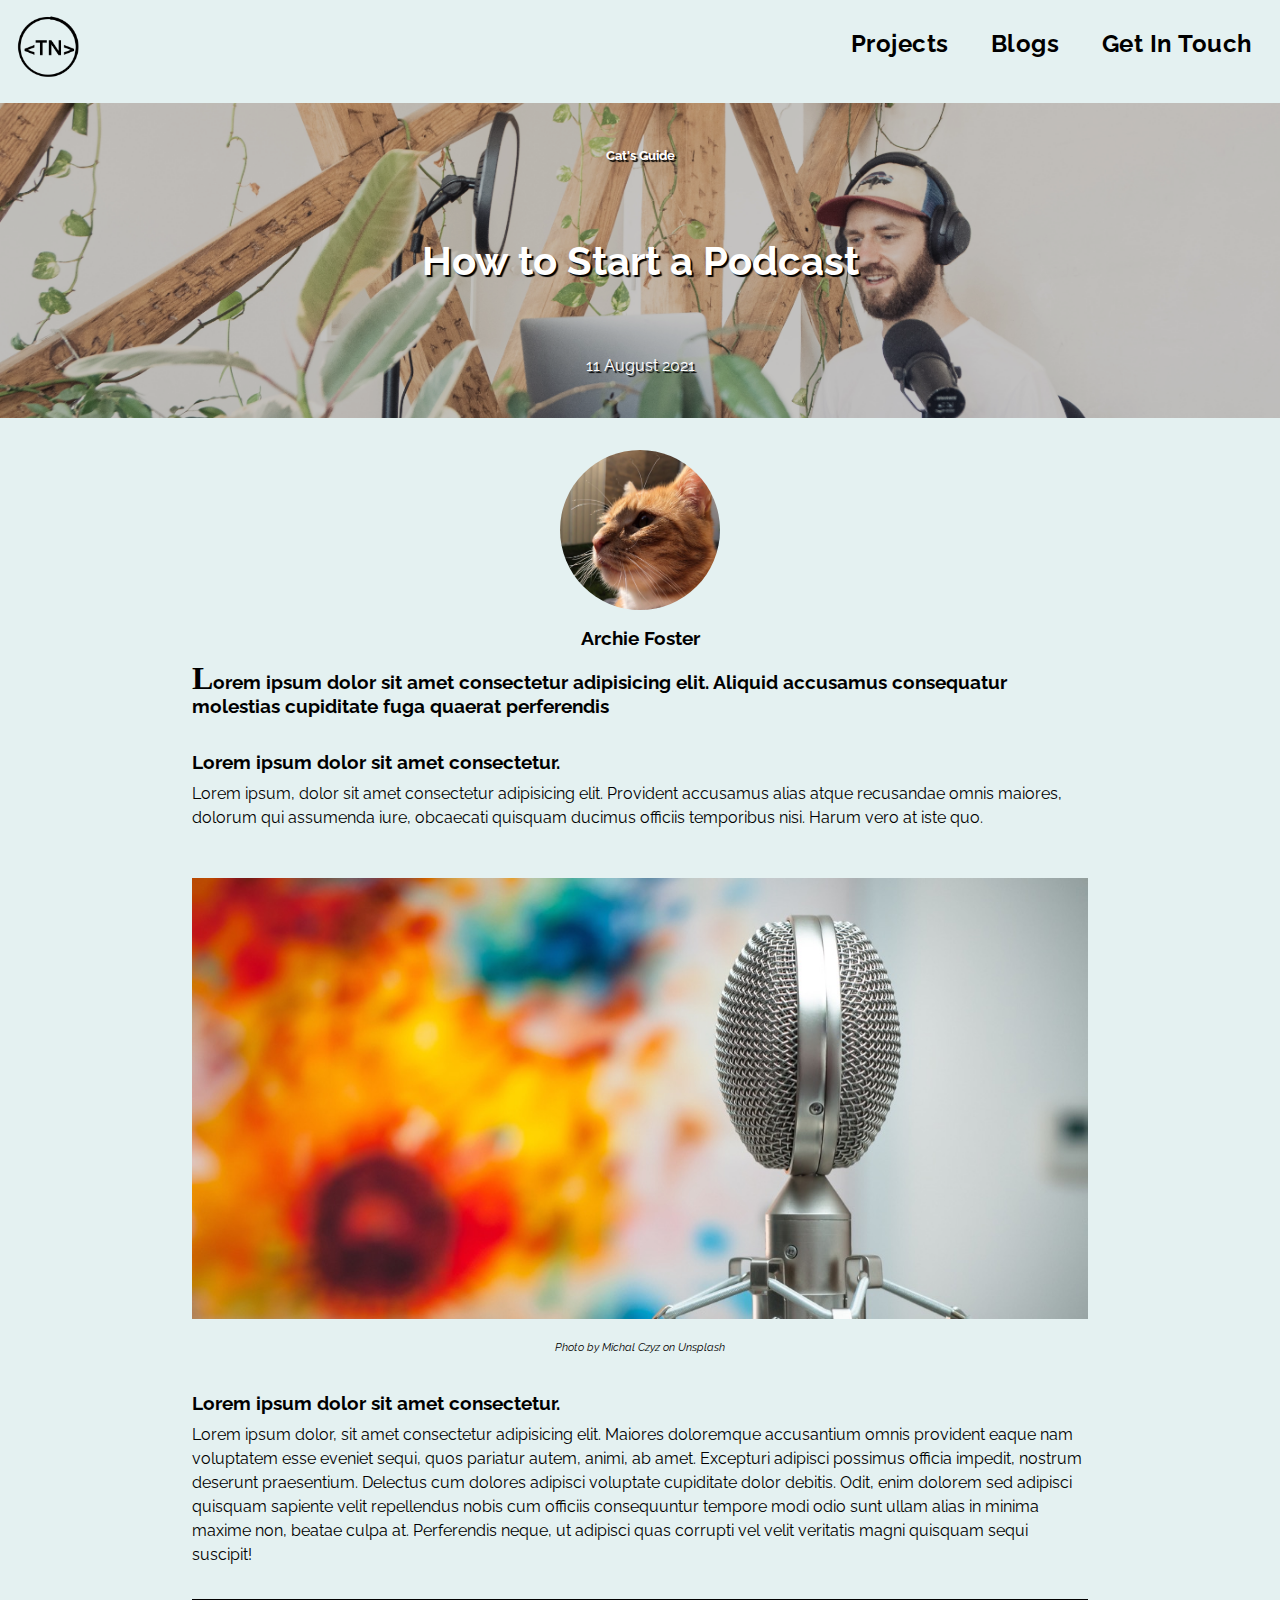
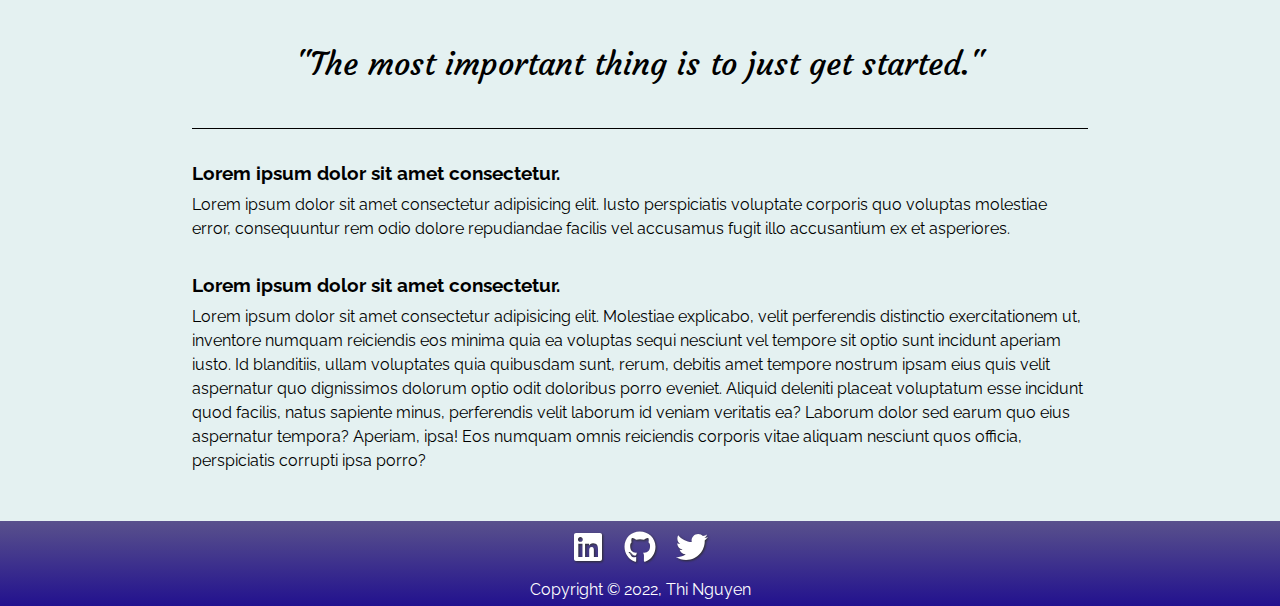
<file: src/blogs/blog-post1.html>
<!DOCTYPE html>
<html lang="en">

<head>
    <meta charset="UTF-8">
    <meta http-equiv="X-UA-Compatible" content="IE=edge">
    <meta name="viewport" content="width=device-width, initial-scale=1.0">
    <title>How to Start a Podcast</title>
    <link rel="stylesheet" href="../styles/blog-post1.css">
</head>

<body>
    <!-- Header -->
    <header>
        <a href="../index.html"><img class="logo" src="../images/Home/Untitled_Artwork.png" alt="branding"></a>
        <!-- Nav bar -->
        <nav>
            <a class="nav-link" href="../pages/projects.html">Projects</a>
            <a class="nav-link" href="../pages/blogs.html">Blogs</a>
            <a class="nav-link" href="../pages/get-in-touch.html">Get In Touch</a>
        </nav>
    </header>
    <!-- Hero -->
    <section id="top">
        <div class="hero">
            <div class="overlay">
                <h5>Cat's Guide</h5>
                <h2>How to Start a Podcast</h2>
                <p>11 August 2021</p>
            </div>
        </div>
    </section>
    <!-- Author -->
    <section class="author">
        <img src="../images/blogs/85A7549A-32DE-44DA-9399-320706C91BC5_1_105_c.jpeg" alt="author photo">
        <h4>Archie Foster</h4>
    </section>
    <!-- Main body -->
    <main>
        <h4 class="blurb">Lorem ipsum dolor sit amet consectetur adipisicing elit. Aliquid accusamus consequatur molestias cupiditate fuga quaerat perferendis</h5>
            <article>
                <h4>Lorem ipsum dolor sit amet consectetur.</h4>
                <p>Lorem ipsum, dolor sit amet consectetur adipisicing elit. Provident accusamus alias atque recusandae
                    omnis maiores, dolorum qui assumenda iure, obcaecati quisquam ducimus officiis temporibus nisi.
                    Harum vero at iste quo. </p>
                <img src="../images/blogs/michal-czyz-ALM7RNZuDH8-unsplash (1).jpg" alt="microphone">
                <p class="credit">Photo by Michal Czyz on Unsplash</p>
            </article>
            <article>
                <h4>Lorem ipsum dolor sit amet consectetur.</h4>
                <p>Lorem ipsum dolor, sit amet consectetur adipisicing elit. Maiores doloremque accusantium omnis
                    provident eaque nam voluptatem esse eveniet sequi, quos pariatur autem, animi, ab amet. Excepturi
                    adipisci possimus officia impedit, nostrum deserunt praesentium. Delectus cum dolores adipisci
                    voluptate cupiditate dolor debitis. Odit, enim dolorem sed adipisci quisquam sapiente velit
                    repellendus nobis cum officiis consequuntur tempore modi odio sunt ullam alias in minima maxime non,
                    beatae culpa at. Perferendis neque, ut adipisci quas corrupti vel velit veritatis magni quisquam
                    sequi suscipit!</p>
                <p class="highlight">"The most important thing is to just get started."</p>
            </article>
            <article>
                <h4>Lorem ipsum dolor sit amet consectetur.</h4>
                <p>Lorem ipsum dolor sit amet consectetur adipisicing elit. Iusto perspiciatis voluptate corporis quo
                    voluptas
                    molestiae error, consequuntur rem odio dolore repudiandae facilis vel accusamus fugit illo
                    accusantium ex et
                    asperiores.</p>
            </article>
            <article>
                <h4>Lorem ipsum dolor sit amet consectetur.</h4>
                <p>Lorem ipsum dolor sit amet consectetur adipisicing elit. Molestiae explicabo, velit perferendis
                    distinctio exercitationem ut, inventore numquam reiciendis eos minima quia ea voluptas sequi
                    nesciunt vel tempore sit optio sunt incidunt aperiam iusto. Id blanditiis, ullam voluptates quia
                    quibusdam sunt, rerum, debitis amet tempore nostrum ipsam eius quis velit aspernatur quo dignissimos
                    dolorum optio odit doloribus porro eveniet. Aliquid deleniti placeat voluptatum esse incidunt quod
                    facilis, natus sapiente minus, perferendis velit laborum id veniam veritatis ea? Laborum dolor sed
                    earum quo eius aspernatur tempora? Aperiam, ipsa! Eos numquam omnis reiciendis corporis vitae
                    aliquam nesciunt quos officia, perspiciatis corrupti ipsa porro?</p>
            </article>
    </main>
    <!-- Footer -->
    <footer>
        <section class="ftr-container">
            <a href="https://www.linkedin.com/in/thi-bich-tram-nguyen-4b2384169/" target="_blank"><img src="../images/Home/linkedin-brands.svg" alt="linkedin logo"></a>
            <a href="https://github.com/Thi-Tracey-Nguyen" target="_blank"><img src="../images/Home/github-brands.svg" alt="github logo"></a>
            <a href="https://twitter.com/Tracey_T_Nguyen" target="_blank"><img src="../images/Home/twitter-brands.svg" alt="twitter logo"></a>
        </section>
        <p class="copyright">Copyright &copy; 2022, Thi Nguyen</p>
    </footer>
</body>

</html>
</file>
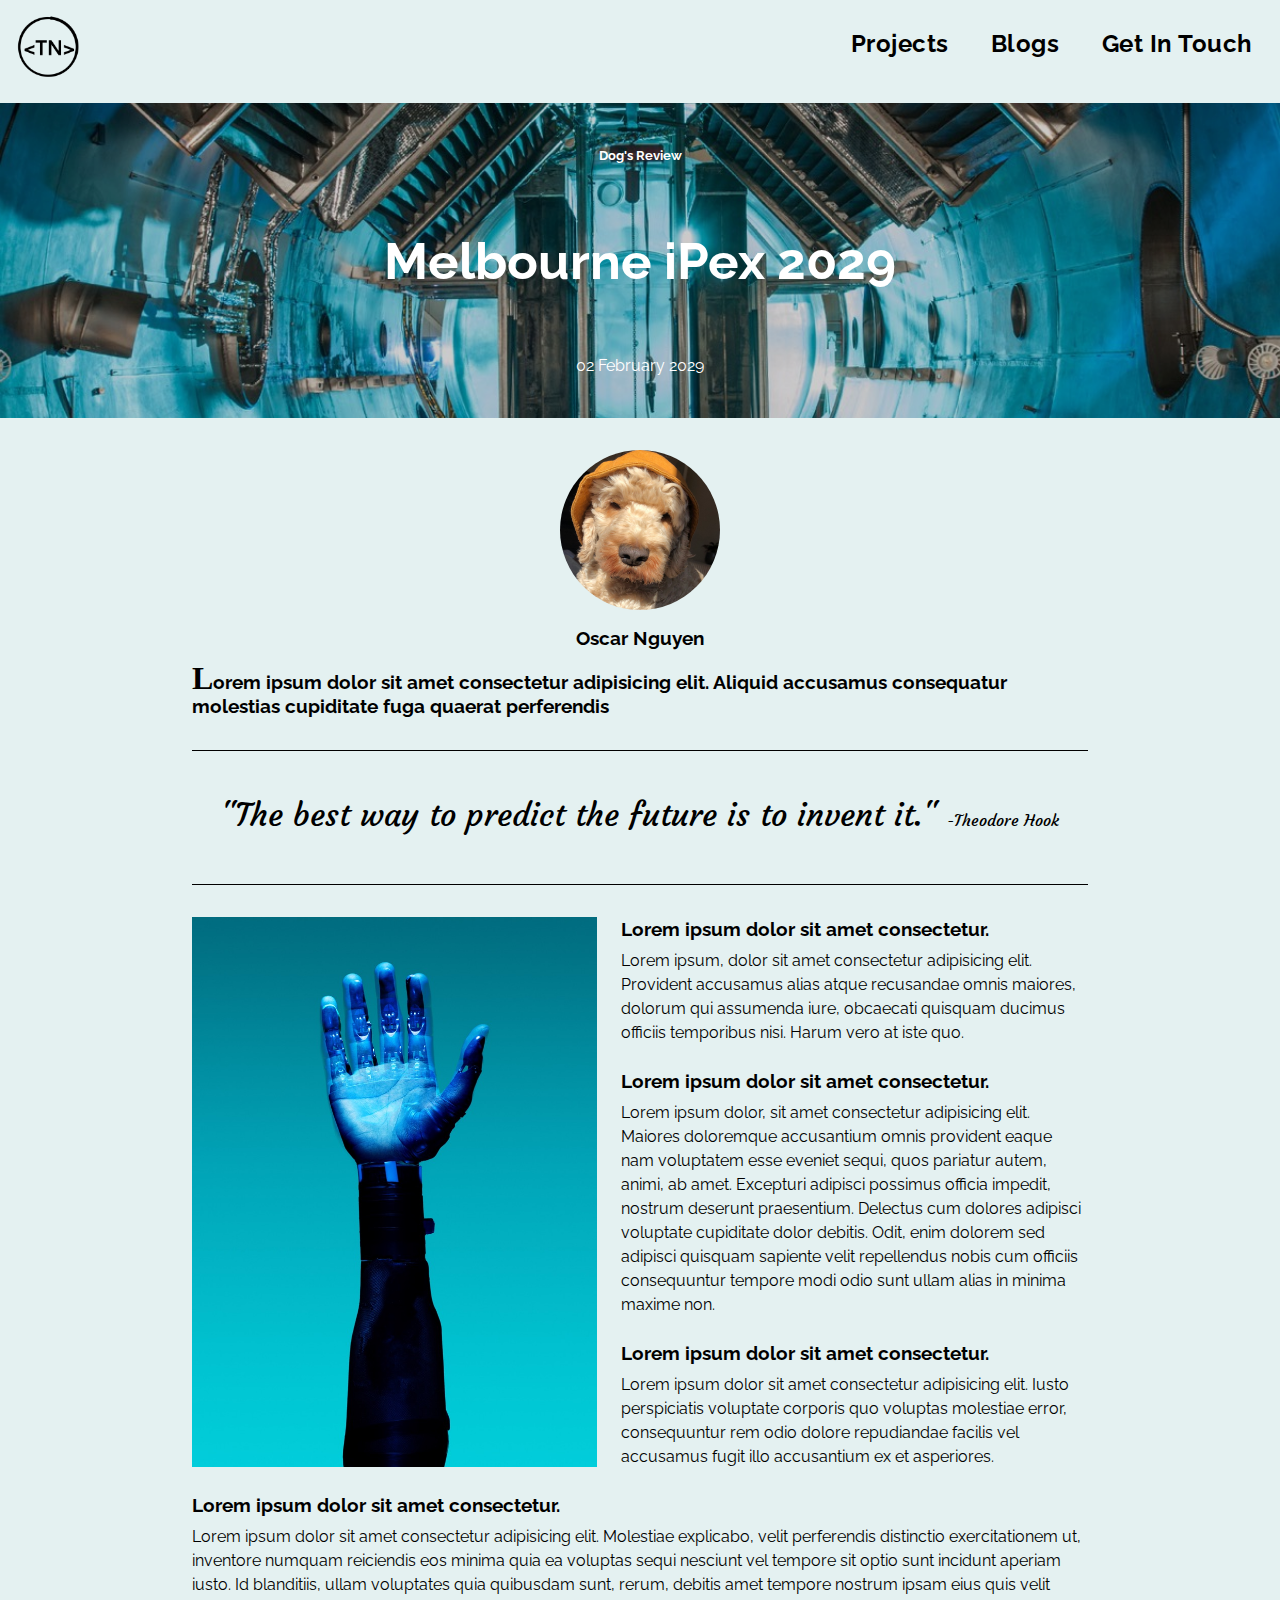
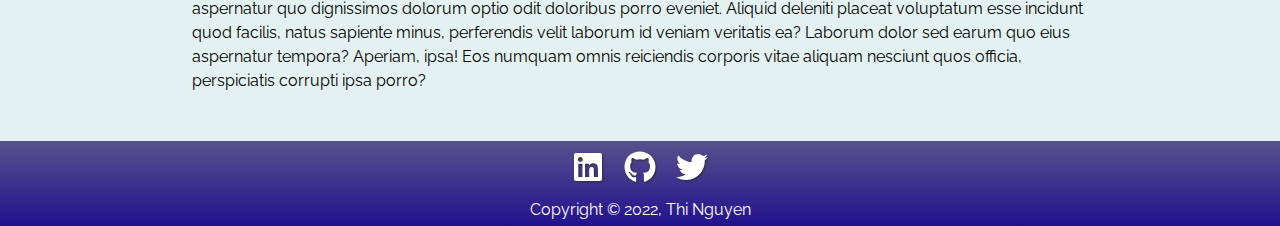
<file: src/blogs/blog-post2.html>
<!DOCTYPE html>
<html lang="en">

<head>
    <meta charset="UTF-8">
    <meta http-equiv="X-UA-Compatible" content="IE=edge">
    <meta name="viewport" content="width=device-width, initial-scale=1.0">
    <title>Melbourne iPex 2032</title>
    <link rel="stylesheet" href="../styles/blog-post2.css">
</head>

<body>
    <!-- Header -->
    <header>
        <a href="../index.html"><img class="logo" src="../images/Home/Untitled_Artwork.png" alt="branding"></a>
        <!-- Nav bar -->
        <nav>
            <a class="nav-link" href="../pages/projects.html">Projects</a>
            <a class="nav-link" href="../pages/blogs.html">Blogs</a>
            <a class="nav-link" href="../pages/get-in-touch.html">Get In Touch</a>
        </nav>
    </header>
    <!-- Hero -->
    <section id="top">
        <div class="hero">
            <div class="overlay">
                <h5>Dog's Review</h5>
                <h2>Melbourne iPex 2029</h2>
                <p>02 February 2029</p>
            </div>
        </div>
    </section>
    <section class="author">
        <img src="../images/blogs/FD1FB3F2-E51A-4CFA-AC5B-9E886303D772_1_201_a.jpg" alt="author photo">
        <h4>Oscar Nguyen</h4>
    </section>
    <main>
        <h4 class="blurb">Lorem ipsum dolor sit amet consectetur adipisicing elit. Aliquid accusamus consequatur
            molestias
            cupiditate fuga quaerat perferendis</h4>
        <p class="highlight">
            "The best way to predict the future is to invent it." <span>-Theodore Hook</span>
        </p>
        <article>
            <img src="../images/blogs/thisisengineering-raeng-sbVu5zitZt0-unsplash.jpg" alt="">
            <div class="one">
                <h4>Lorem ipsum dolor sit amet consectetur.</h4>
                <p>Lorem ipsum, dolor sit amet consectetur adipisicing elit. Provident accusamus alias atque
                    recusandae omnis maiores, dolorum qui assumenda iure, obcaecati quisquam ducimus officiis
                    temporibus nisi. Harum vero at iste quo. </p>
            </div>
            <div class="two">
                <h4>Lorem ipsum dolor sit amet consectetur.</h4>
                <p>Lorem ipsum dolor, sit amet consectetur adipisicing elit. Maiores doloremque accusantium omnis
                    provident eaque nam voluptatem esse eveniet sequi, quos pariatur autem, animi, ab amet.
                    Excepturi adipisci possimus officia impedit, nostrum deserunt praesentium. Delectus cum dolores
                    adipisci voluptate cupiditate dolor debitis. Odit, enim dolorem sed adipisci quisquam sapiente
                    velit repellendus nobis cum officiis consequuntur tempore modi odio sunt ullam alias in minima
                    maxime non. </p>
            </div>
            <div>
                <h4>Lorem ipsum dolor sit amet consectetur.</h4>
                <p>Lorem ipsum dolor sit amet consectetur adipisicing elit. Iusto perspiciatis voluptate corporis quo
                    voluptas
                    molestiae error, consequuntur rem odio dolore repudiandae facilis vel accusamus fugit illo
                    accusantium ex et
                    asperiores.</p>
            </div>
            <div>
                <h4>Lorem ipsum dolor sit amet consectetur.</h4>
                <p>Lorem ipsum dolor sit amet consectetur adipisicing elit. Molestiae explicabo, velit perferendis
                    distinctio exercitationem ut, inventore numquam reiciendis eos minima quia ea voluptas sequi
                    nesciunt vel tempore sit optio sunt incidunt aperiam iusto. Id blanditiis, ullam voluptates quia
                    quibusdam sunt, rerum, debitis amet tempore nostrum ipsam eius quis velit aspernatur quo dignissimos
                    dolorum optio odit doloribus porro eveniet. Aliquid deleniti placeat voluptatum esse incidunt quod
                    facilis, natus sapiente minus, perferendis velit laborum id veniam veritatis ea? Laborum dolor sed
                    earum quo eius aspernatur tempora? Aperiam, ipsa! Eos numquam omnis reiciendis corporis vitae
                    aliquam nesciunt quos officia, perspiciatis corrupti ipsa porro?</p>
            </div>
        </article>
    </main>
    <footer>
        <section class="ftr-container">
            <a href="https://www.linkedin.com/in/thi-bich-tram-nguyen-4b2384169/" target="_blank"><img src="../images/Home/linkedin-brands.svg" alt="linkedin logo"></a>
            <a href="https://github.com/Thi-Tracey-Nguyen" target="_blank"><img src="../images/Home/github-brands.svg" alt="github logo"></a>
            <a href="https://twitter.com/Tracey_T_Nguyen" target="_blank"><img src="../images/Home/twitter-brands.svg" alt="twitter logo"></a>
        </section>
        <p class="copyright">Copyright &copy; 2022, Thi Nguyen</p>
    </footer>
</body>
</html>
</file>
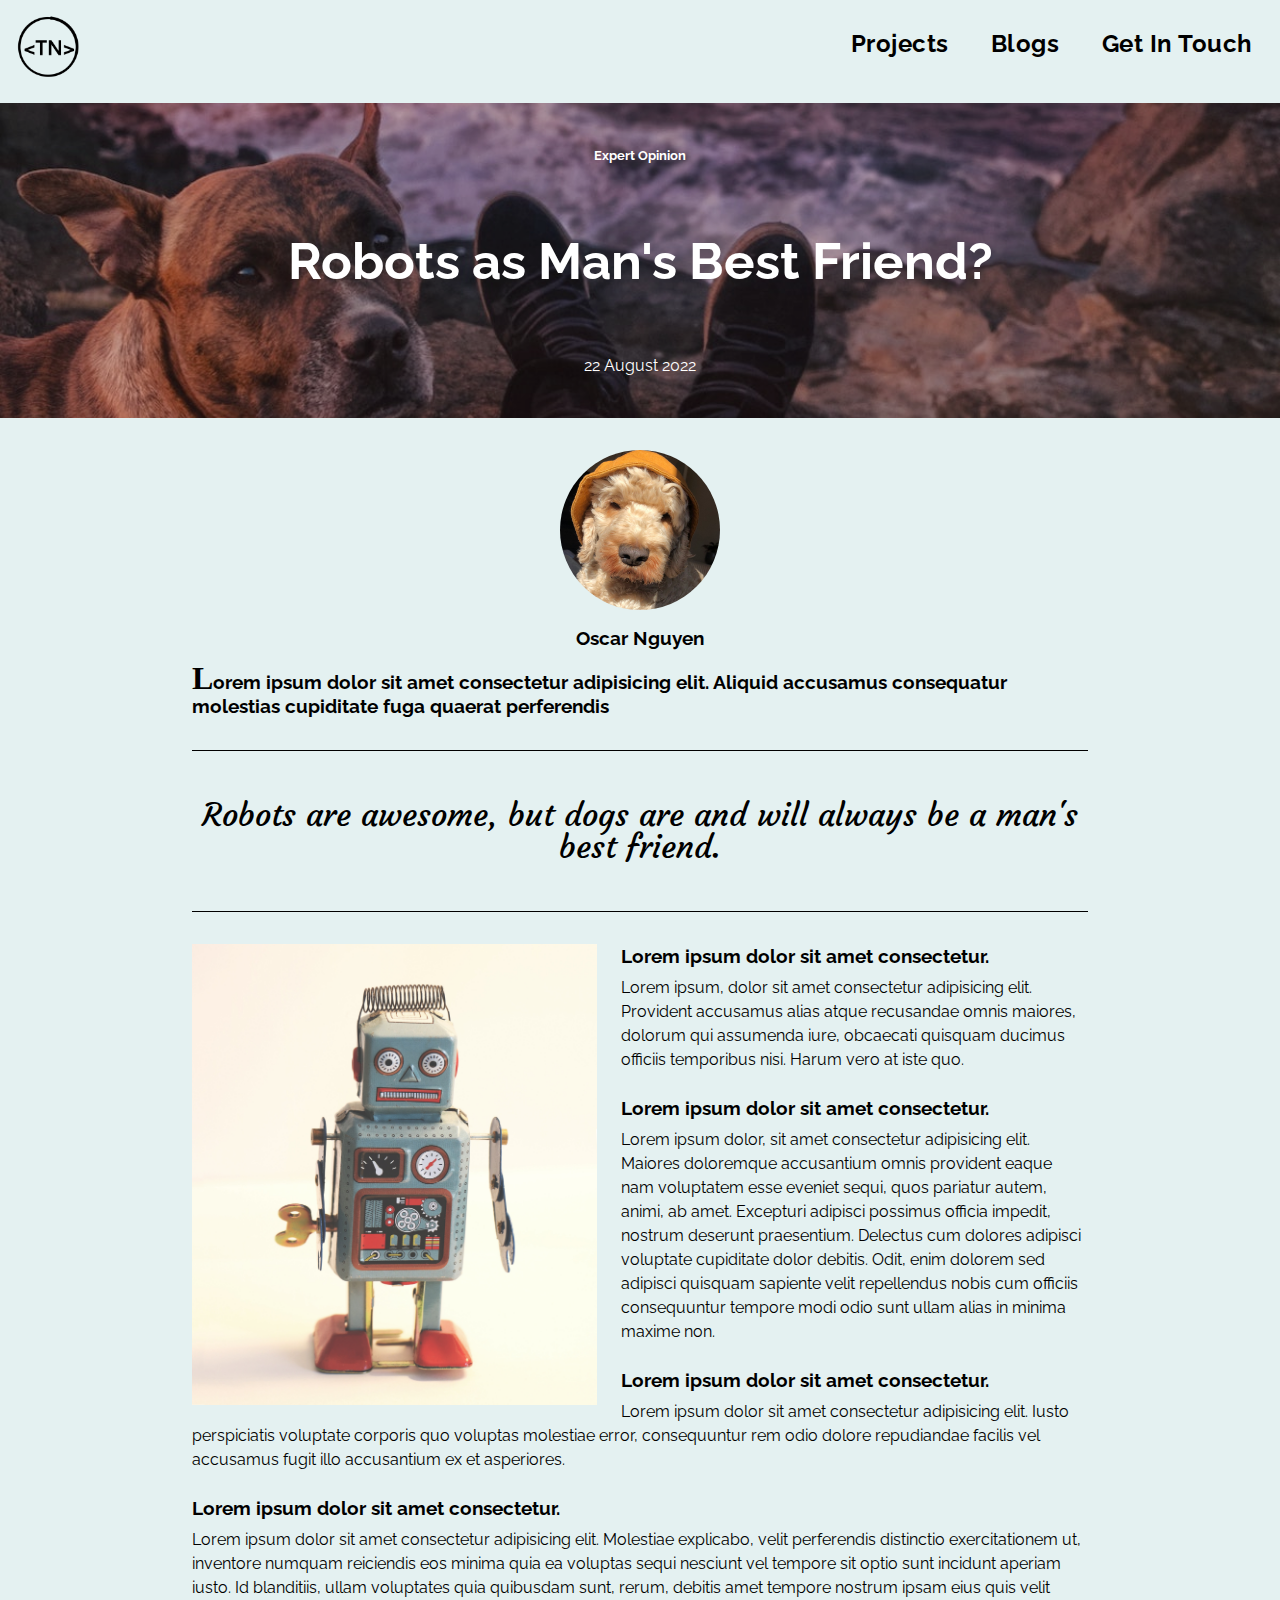
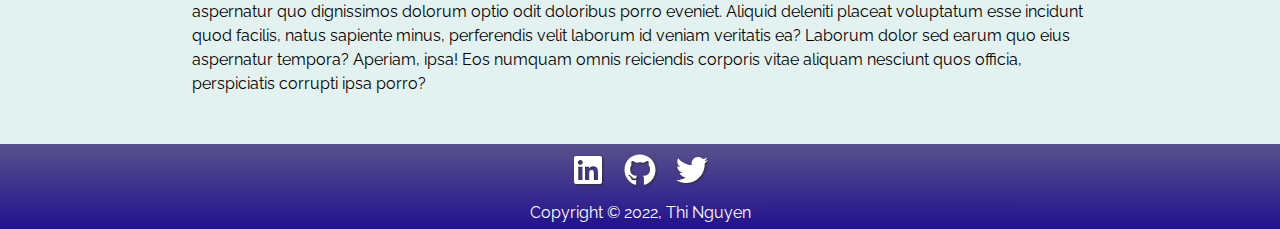
<file: src/blogs/blog-post3.html>
<!DOCTYPE html>
<html lang="en">

<head>
    <meta charset="UTF-8">
    <meta http-equiv="X-UA-Compatible" content="IE=edge">
    <meta name="viewport" content="width=device-width, initial-scale=1.0">
    <title>Robots as Man's Best Friend?</title>
    <link rel="stylesheet" href="../styles/blog-post3.css">
</head>
<body>
    <!-- Header -->
    <header>
        <a href="../index.html"><img class="logo" src="../images/Home/Untitled_Artwork.png" alt="branding"></a>
        <!-- Nav bar -->
        <nav>
            <a class="nav-link" href="../pages/projects.html">Projects</a>
            <a class="nav-link" href="../pages/blogs.html">Blogs</a>
            <a class="nav-link" href="../pages/get-in-touch.html">Get In Touch</a>
        </nav>
    </header>
    <!-- Main content -->
    <section id="top">
        <div class="hero">
            <div class="overlay">
                <h5>Expert Opinion</h5>
                <h2>Robots as Man's Best Friend?</h2>
                <p>22 August 2022</p>
            </div>
        </div>
    </section>
    <section class="author">
        <img src="../images/blogs/FD1FB3F2-E51A-4CFA-AC5B-9E886303D772_1_201_a.jpg" alt="author photo">
        <h4>Oscar Nguyen</h4>
    </section>
    <main>
        <h4 class="blurb">Lorem ipsum dolor sit amet consectetur adipisicing elit. Aliquid accusamus consequatur
            molestias
            cupiditate fuga quaerat perferendis</h4>
        <p class="highlight">
            Robots are awesome, but dogs are and will always be a man's best friend.
        </p>
        <article>
            <img src="../images/blogs/rock-n-roll-monkey-FTfjMijq-Ws-unsplash.jpg" alt="">
            <div class="text">
                <h4>Lorem ipsum dolor sit amet consectetur.</h4>
                <p>Lorem ipsum, dolor sit amet consectetur adipisicing elit. Provident accusamus alias atque
                    recusandae omnis maiores, dolorum qui assumenda iure, obcaecati quisquam ducimus officiis
                    temporibus nisi. Harum vero at iste quo. </p>
            </div>
            <div class="text">
                <h4>Lorem ipsum dolor sit amet consectetur.</h4>
                <p>Lorem ipsum dolor, sit amet consectetur adipisicing elit. Maiores doloremque accusantium omnis
                    provident eaque nam voluptatem esse eveniet sequi, quos pariatur autem, animi, ab amet.
                    Excepturi adipisci possimus officia impedit, nostrum deserunt praesentium. Delectus cum dolores
                    adipisci voluptate cupiditate dolor debitis. Odit, enim dolorem sed adipisci quisquam sapiente
                    velit repellendus nobis cum officiis consequuntur tempore modi odio sunt ullam alias in minima
                    maxime non. </p>
            </div>
            </div>
            <div class="text">
                <h4>Lorem ipsum dolor sit amet consectetur.</h4>
                <p>Lorem ipsum dolor sit amet consectetur adipisicing elit. Iusto perspiciatis voluptate corporis quo
                    voluptas
                    molestiae error, consequuntur rem odio dolore repudiandae facilis vel accusamus fugit illo
                    accusantium ex et
                    asperiores.</p>
            </div>
            <div class="text">
                <h4>Lorem ipsum dolor sit amet consectetur.</h4>
                <p>Lorem ipsum dolor sit amet consectetur adipisicing elit. Molestiae explicabo, velit perferendis
                    distinctio exercitationem ut, inventore numquam reiciendis eos minima quia ea voluptas sequi
                    nesciunt vel tempore sit optio sunt incidunt aperiam iusto. Id blanditiis, ullam voluptates quia
                    quibusdam sunt, rerum, debitis amet tempore nostrum ipsam eius quis velit aspernatur quo dignissimos
                    dolorum optio odit doloribus porro eveniet. Aliquid deleniti placeat voluptatum esse incidunt quod
                    facilis, natus sapiente minus, perferendis velit laborum id veniam veritatis ea? Laborum dolor sed
                    earum quo eius aspernatur tempora? Aperiam, ipsa! Eos numquam omnis reiciendis corporis vitae
                    aliquam nesciunt quos officia, perspiciatis corrupti ipsa porro?</p>
            </div>
    </main>
    <footer>
        <section class="ftr-container">
            <a href="https://www.linkedin.com/in/thi-bich-tram-nguyen-4b2384169/" target="_blank"><img src="../images/Home/linkedin-brands.svg" alt="linkedin logo"></a>
            <a href="https://github.com/Thi-Tracey-Nguyen" target="_blank"><img src="../images/Home/github-brands.svg" alt="github logo"></a>
            <a href="https://twitter.com/Tracey_T_Nguyen" target="_blank"><img src="../images/Home/twitter-brands.svg" alt="twitter logo"></a>
        </section>
        <p class="copyright">Copyright &copy; 2022, Thi Nguyen</p>
    </footer>
</body>

</html>
</file>
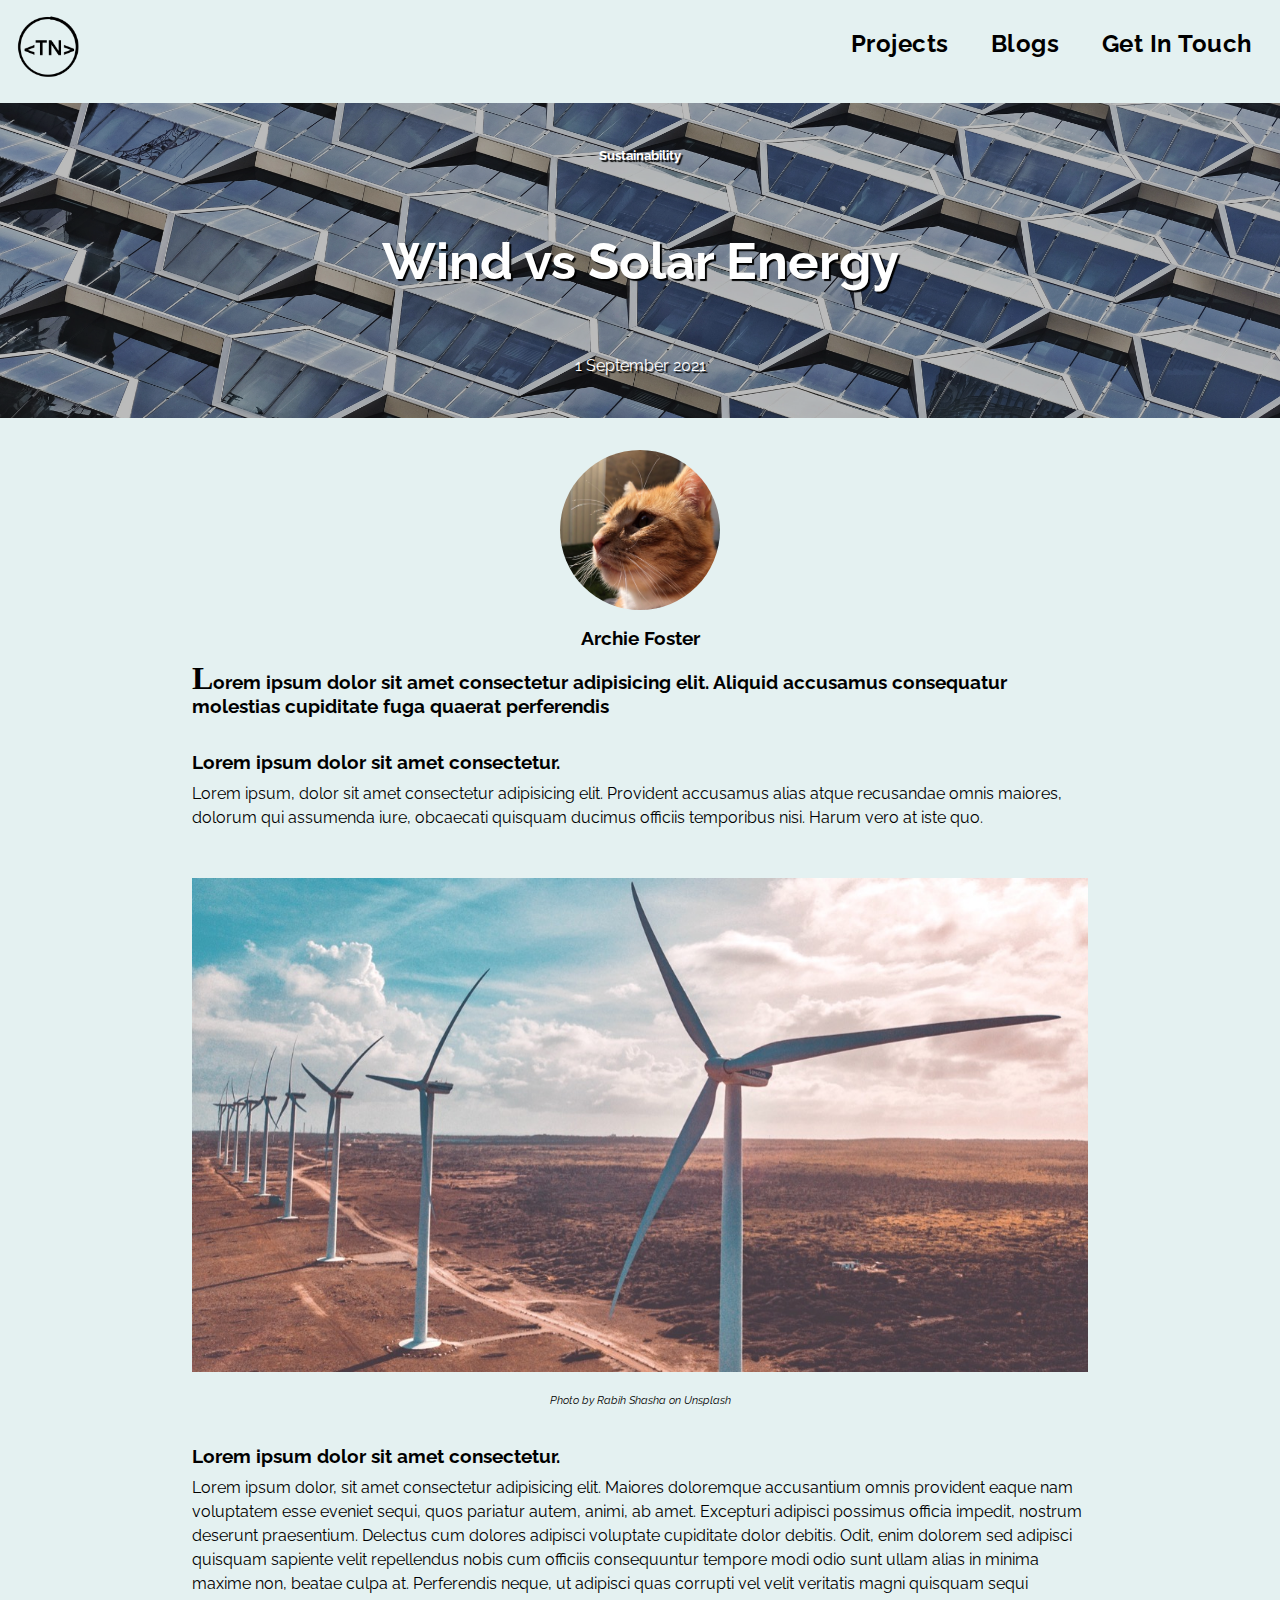
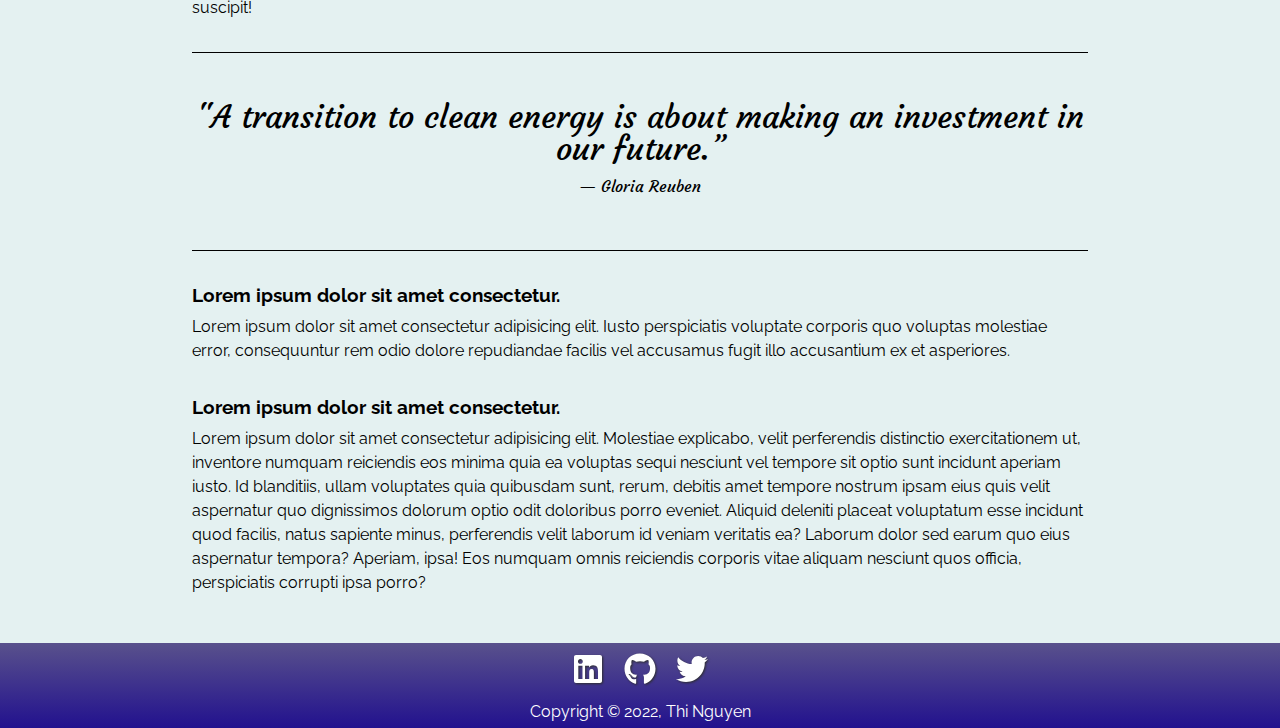
<file: src/blogs/blog-post4.html>
<!DOCTYPE html>
<html lang="en">

<head>
    <meta charset="UTF-8">
    <meta http-equiv="X-UA-Compatible" content="IE=edge">
    <meta name="viewport" content="width=device-width, initial-scale=1.0">
    <title>Wind vs Solar Electricity</title>
    <link rel="stylesheet" href="../styles/blog-post4.css">
</head>
<body>
    <!-- Header -->
    <header>
        <a href="../index.html"><img class="logo" src="../images/Home/Untitled_Artwork.png" alt="branding"></a>
        <!-- Nav bar -->
        <nav>
            <a class="nav-link" href="../pages/projects.html">Projects</a>
            <a class="nav-link" href="../pages/blogs.html">Blogs</a>
            <a class="nav-link" href="../pages/get-in-touch.html">Get In Touch</a>
        </nav>
    </header>
    <!-- Main content -->
    <section id="top">
        <div class="hero">
            <div class="overlay">
                <h5>Sustainability</h5>
                <h2>Wind vs Solar Energy</h2>
                <p>1 September 2021</p>
            </div>
        </div>
    </section>
    <section class="author">
        <img src="../images/blogs/85A7549A-32DE-44DA-9399-320706C91BC5_1_105_c.jpeg" alt="author photo">
        <h4>Archie Foster</h4>
    </section>
   <main>
        <h4 class="blurb">Lorem ipsum dolor sit amet consectetur adipisicing elit. Aliquid accusamus consequatur molestias
            cupiditate fuga quaerat perferendis</h5>
        <article>
            <h4>Lorem ipsum dolor sit amet consectetur.</h4>
            <p>Lorem ipsum, dolor sit amet consectetur adipisicing elit. Provident accusamus alias atque recusandae omnis maiores, dolorum qui assumenda iure, obcaecati quisquam ducimus officiis temporibus nisi. Harum vero at iste quo. </p>
            <img src="../images/blogs/rabih-shasha-tTv6Lo5uQVQ-unsplash.jpg" alt="">
            <p class="credit">Photo by Rabih Shasha on Unsplash</p>
        </article>
        <article>
            <h4>Lorem ipsum dolor sit amet consectetur.</h4>
            <p>Lorem ipsum dolor, sit amet consectetur adipisicing elit. Maiores doloremque accusantium omnis provident eaque nam voluptatem esse eveniet sequi, quos pariatur autem, animi, ab amet. Excepturi adipisci possimus officia impedit, nostrum deserunt praesentium. Delectus cum dolores adipisci voluptate cupiditate dolor debitis. Odit, enim dolorem sed adipisci quisquam sapiente velit repellendus nobis cum officiis consequuntur tempore modi odio sunt ullam alias in minima maxime non, beatae culpa at. Perferendis neque, ut adipisci quas corrupti vel velit veritatis magni quisquam sequi suscipit!</p>
            <p class="highlight">"A transition to clean energy is about making an investment in our future.” <br><span>— Gloria Reuben</span></p>
        </article>
        <article>
            <h4>Lorem ipsum dolor sit amet consectetur.</h4>
            <p>Lorem ipsum dolor sit amet consectetur adipisicing elit. Iusto perspiciatis voluptate corporis quo voluptas
                molestiae error, consequuntur rem odio dolore repudiandae facilis vel accusamus fugit illo accusantium ex et
                asperiores.</p>
        </article>
        <article>
            <h4>Lorem ipsum dolor sit amet consectetur.</h4>
            <p>Lorem ipsum dolor sit amet consectetur adipisicing elit. Molestiae explicabo, velit perferendis distinctio exercitationem ut, inventore numquam reiciendis eos minima quia ea voluptas sequi nesciunt vel tempore sit optio sunt incidunt aperiam iusto. Id blanditiis, ullam voluptates quia quibusdam sunt, rerum, debitis amet tempore nostrum ipsam eius quis velit aspernatur quo dignissimos dolorum optio odit doloribus porro eveniet. Aliquid deleniti placeat voluptatum esse incidunt quod facilis, natus sapiente minus, perferendis velit laborum id veniam veritatis ea? Laborum dolor sed earum quo eius aspernatur tempora? Aperiam, ipsa! Eos numquam omnis reiciendis corporis vitae aliquam nesciunt quos officia, perspiciatis corrupti ipsa porro?</p>
        </article>
   </main>
   <!-- Footer -->
   <footer>
    <section class="ftr-container">
        <a href="https://www.linkedin.com/in/thi-bich-tram-nguyen-4b2384169/" target="_blank"><img src="../images/Home/linkedin-brands.svg" alt="linkedin logo"></a>
        <a href="https://github.com/Thi-Tracey-Nguyen" target="_blank"><img src="../images/Home/github-brands.svg" alt="github logo"></a>
        <a href="https://twitter.com/Tracey_T_Nguyen" target="_blank"><img src="../images/Home/twitter-brands.svg" alt="twitter logo"></a>
    </section>
    <p class="copyright">Copyright &copy; 2022, Thi Nguyen</p>
</footer>
</body>
</html>
</file>
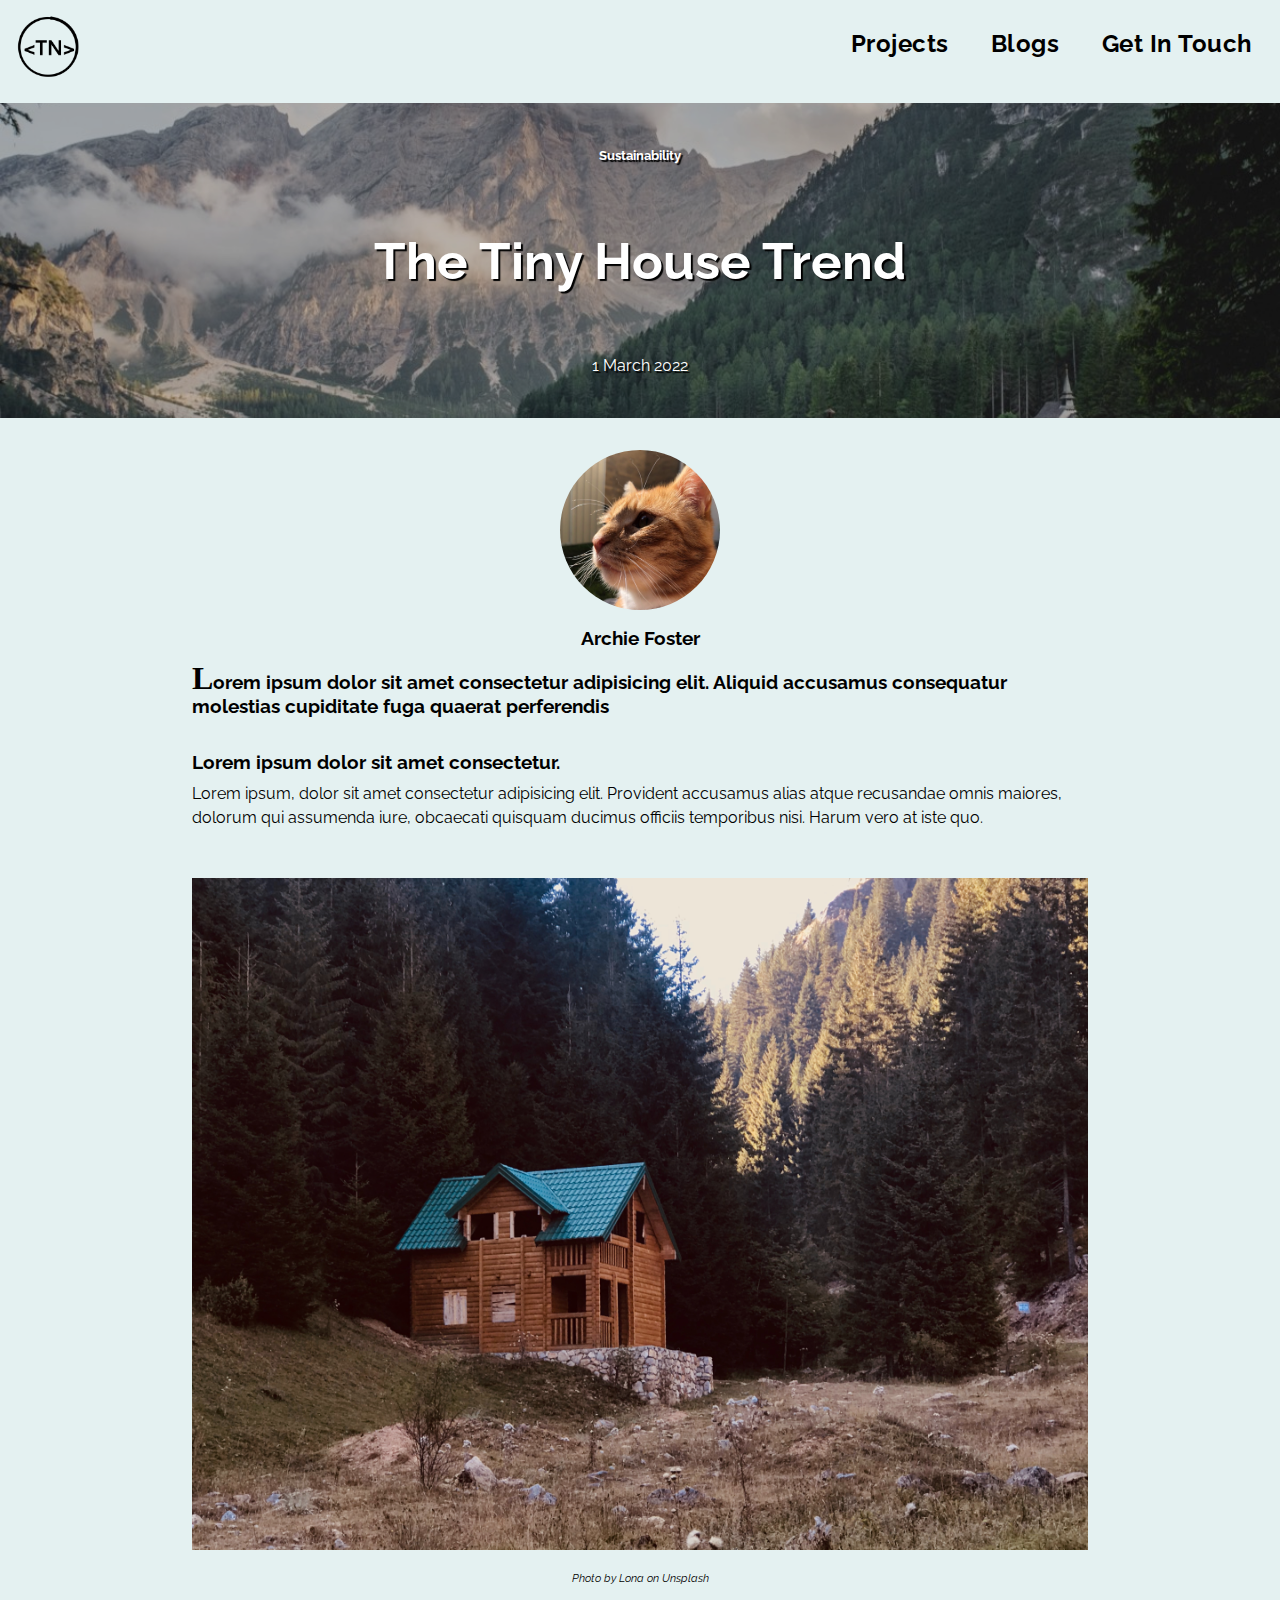
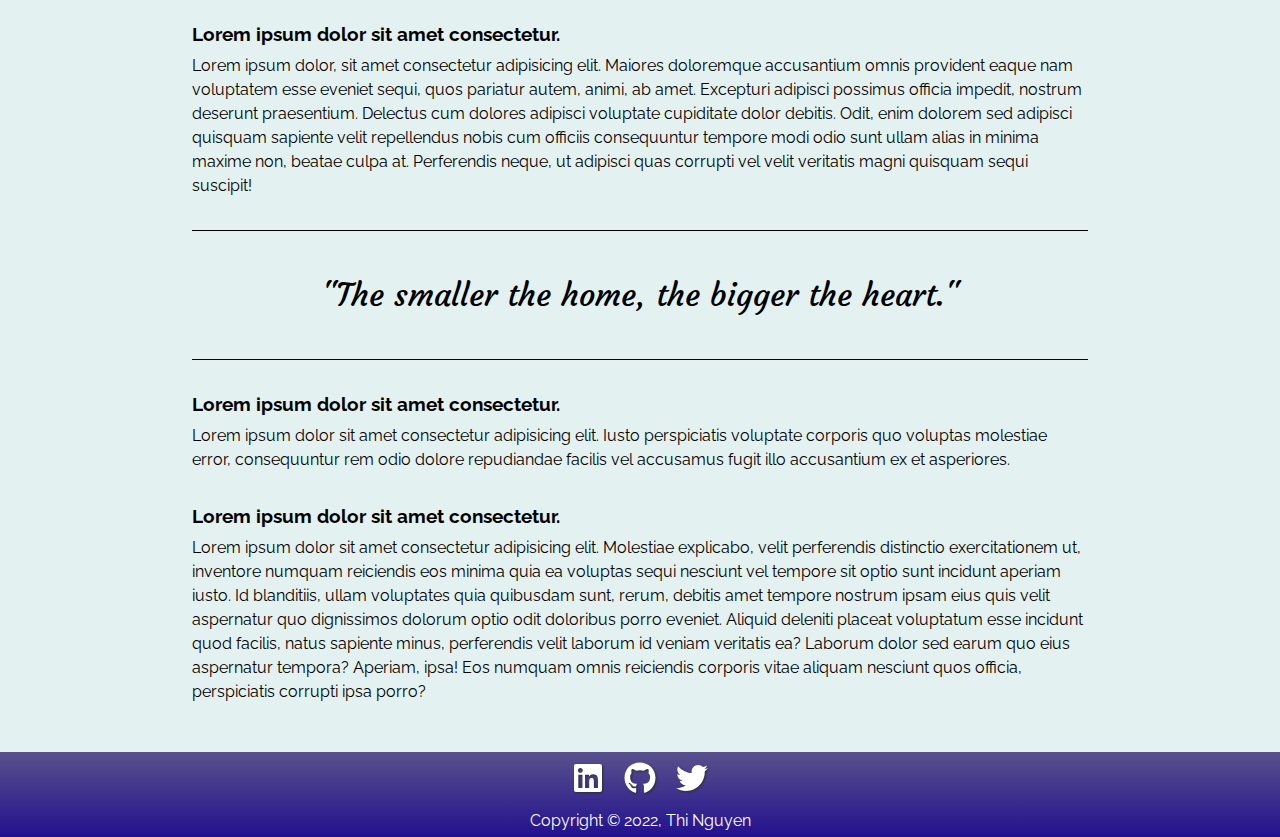
<file: src/blogs/blog-post5.html>
<!DOCTYPE html>
<html lang="en">

<head>
    <meta charset="UTF-8">
    <meta http-equiv="X-UA-Compatible" content="IE=edge">
    <meta name="viewport" content="width=device-width, initial-scale=1.0">
    <title>The Tiny House Trend</title>
    <link rel="stylesheet" href="../styles/blog-post5.css">
</head>

<body>
    <!-- Header -->
    <header>
        <a href="../index.html"><img class="logo" src="../images/Home/Untitled_Artwork.png" alt="branding"></a>
        <!-- Nav bar -->
        <nav>
            <a class="nav-link" href="../pages/projects.html">Projects</a>
            <a class="nav-link" href="../pages/blogs.html">Blogs</a>
            <a class="nav-link" href="../pages/get-in-touch.html">Get In Touch</a>
        </nav>
    </header>
    <!-- Main content -->
    <section id="top">
        <div class="hero">
            <div class="overlay">
                <h5>Sustainability</h5>
                <h2>The Tiny House Trend</h2>
                <p>1 March 2022</p>
            </div>
        </div>
    </section>
    <section class="author">
        <img src="../images/blogs/85A7549A-32DE-44DA-9399-320706C91BC5_1_105_c.jpeg" alt="author photo">
        <h4>Archie Foster</h4>
    </section>
    <main>
        <h4 class="blurb">Lorem ipsum dolor sit amet consectetur adipisicing elit. Aliquid accusamus consequatur
            molestias
            cupiditate fuga quaerat perferendis</h5>
            <article>
                <h4>Lorem ipsum dolor sit amet consectetur.</h4>
                <p>Lorem ipsum, dolor sit amet consectetur adipisicing elit. Provident accusamus alias atque recusandae
                    omnis maiores, dolorum qui assumenda iure, obcaecati quisquam ducimus officiis temporibus nisi.
                    Harum vero at iste quo. </p>
                <img src="../images/blogs/lona-l2ijzOFn2S4-unsplash.jpg" alt="">
                <p class="credit">Photo by Lona on Unsplash</p>
            </article>
            <article>
                <h4>Lorem ipsum dolor sit amet consectetur.</h4>
                <p>Lorem ipsum dolor, sit amet consectetur adipisicing elit. Maiores doloremque accusantium omnis
                    provident eaque nam voluptatem esse eveniet sequi, quos pariatur autem, animi, ab amet. Excepturi
                    adipisci possimus officia impedit, nostrum deserunt praesentium. Delectus cum dolores adipisci
                    voluptate cupiditate dolor debitis. Odit, enim dolorem sed adipisci quisquam sapiente velit
                    repellendus nobis cum officiis consequuntur tempore modi odio sunt ullam alias in minima maxime non,
                    beatae culpa at. Perferendis neque, ut adipisci quas corrupti vel velit veritatis magni quisquam
                    sequi suscipit!</p>
                <p class="highlight">"The smaller the home, the bigger the heart."</p>
            </article>
            <article>
                <h4>Lorem ipsum dolor sit amet consectetur.</h4>
                <p>Lorem ipsum dolor sit amet consectetur adipisicing elit. Iusto perspiciatis voluptate corporis quo
                    voluptas
                    molestiae error, consequuntur rem odio dolore repudiandae facilis vel accusamus fugit illo
                    accusantium ex et
                    asperiores.</p>
            </article>
            <article>
                <h4>Lorem ipsum dolor sit amet consectetur.</h4>
                <p>Lorem ipsum dolor sit amet consectetur adipisicing elit. Molestiae explicabo, velit perferendis
                    distinctio exercitationem ut, inventore numquam reiciendis eos minima quia ea voluptas sequi
                    nesciunt vel tempore sit optio sunt incidunt aperiam iusto. Id blanditiis, ullam voluptates quia
                    quibusdam sunt, rerum, debitis amet tempore nostrum ipsam eius quis velit aspernatur quo dignissimos
                    dolorum optio odit doloribus porro eveniet. Aliquid deleniti placeat voluptatum esse incidunt quod
                    facilis, natus sapiente minus, perferendis velit laborum id veniam veritatis ea? Laborum dolor sed
                    earum quo eius aspernatur tempora? Aperiam, ipsa! Eos numquam omnis reiciendis corporis vitae
                    aliquam nesciunt quos officia, perspiciatis corrupti ipsa porro?</p>
            </article>
    </main>
    <!-- Footer -->
    <footer>
        <section class="ftr-container">
            <a href="https://www.linkedin.com/in/thi-bich-tram-nguyen-4b2384169/" target="_blank"><img src="../images/Home/linkedin-brands.svg" alt="linkedin logo"></a>
            <a href="https://github.com/Thi-Tracey-Nguyen" target="_blank"><img src="../images/Home/github-brands.svg" alt="github logo"></a>
            <a href="https://twitter.com/Tracey_T_Nguyen" target="_blank"><img src="../images/Home/twitter-brands.svg" alt="twitter logo"></a>
        </section>
        <p class="copyright">Copyright &copy; 2022, Thi Nguyen</p>
    </footer>
</body>

</html>
</file>
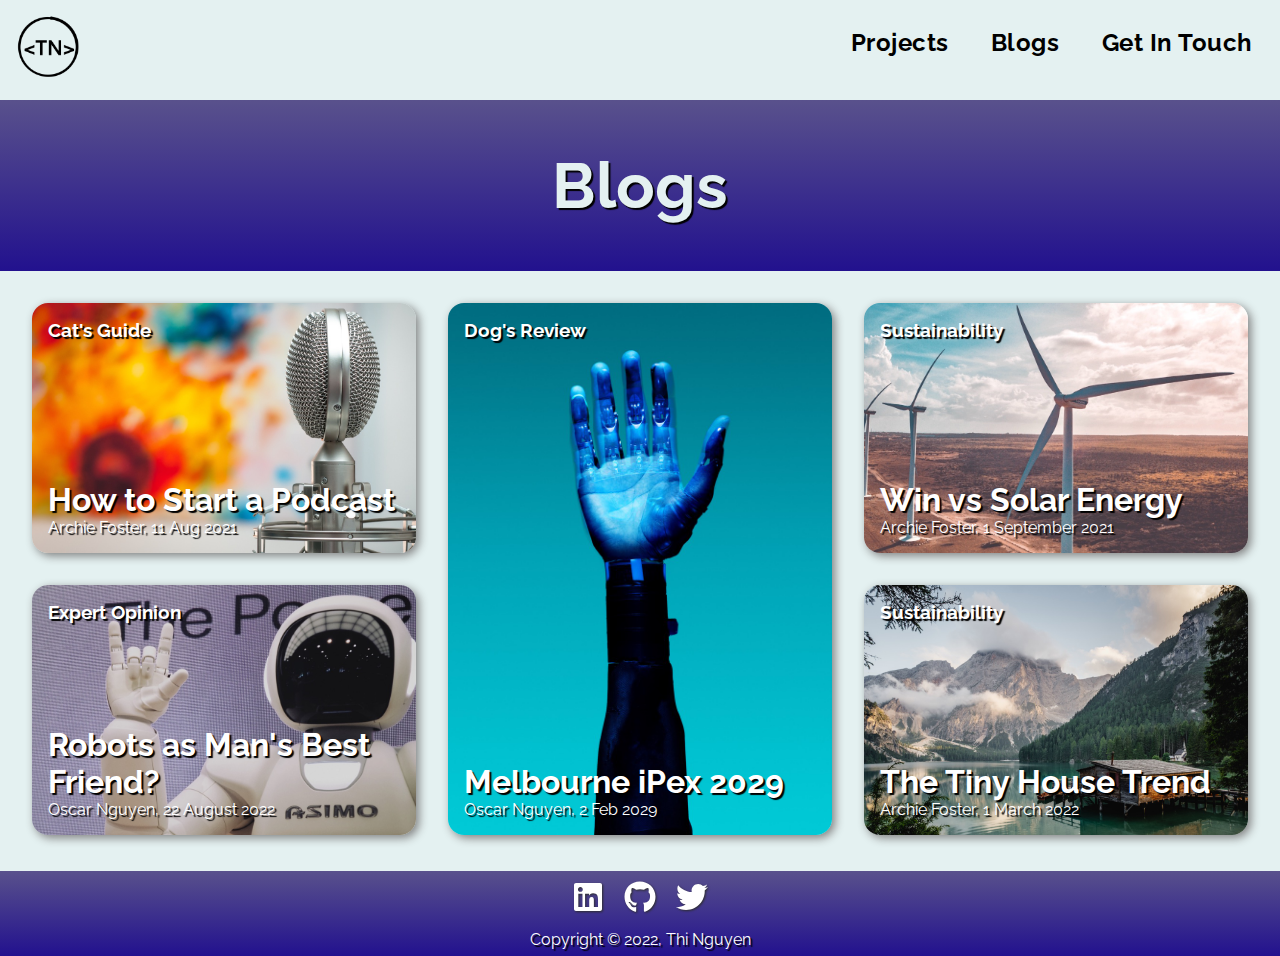
<file: src/pages/blogs.html>
<!DOCTYPE html>
<html lang="en">

<head>
    <meta charset="UTF-8">
    <meta http-equiv="X-UA-Compatible" content="IE=edge">
    <meta name="viewport" content="width=device-width, initial-scale=1.0">
    <title>Blogs</title>
    <link rel="stylesheet" href="../styles/blogs.css">
</head>

<body>
    <!-- Header -->
    <header>
        <a href="../index.html"><img class="logo" src="../images/Home/Untitled_Artwork.png" alt="branding"></a>
        <!-- Nav bar -->
        <nav>
            <a class="nav-link" href="projects.html">Projects</a>
            <a class="nav-link" href="blogs.html">Blogs</a>
            <a class="nav-link" href="get-in-touch.html">Get In Touch</a>
        </nav>
    </header>
    <!-- Banner -->
    <section class="hero">
        <h1>Blogs</h1>
    </section>
    <!-- Main -->
    <main class="container">
        <article class="blog one">
            <a href="../blogs/blog-post1.html">
                <h4>Cat's Guide</h4>
                <div class="text">
                    <h3>How to Start a Podcast</h3>
                    <p>Archie Foster, 11 Aug 2021</p>
                </div>
            </a>
        </article>
        <article class="blog two">
            <a href="../blogs/blog-post2.html">
                <h4>Dog's Review</h4>
                <div class="text">
                    <h3>Melbourne iPex 2029</h3>
                    <p>Oscar Nguyen, 2 Feb 2029</p>
                </div>
            </a>
        </article>
        <article class="blog three">
            <a href="../blogs/blog-post3.html">
                <h4>Expert Opinion</h4>
                <div class="text">
                    <h3>Robots as Man's Best Friend?</h3>
                    <p>Oscar Nguyen, 22 August 2022</p>
                </div>
            </a>
        </article>
        <article class="blog four">
            <a href="../blogs/blog-post4.html">
                <h4>Sustainability</h4>
                <div class="text">
                    <h3>Win vs Solar Energy</h3>
                    <p>Archie Foster, 1 September 2021</p>
                </div>
            </a>
        </article>
        <article class="blog five">
            <a href="../blogs/blog-post5.html">
                <h4>Sustainability</h4>
                <div class="text">
                    <h3>The Tiny House Trend</h3>
                    <p>Archie Foster, 1 March 2022</p>
                </div>
            </a>
        </article>
    </main>
    <!-- Footer -->
    <footer>
        <section class="ftr-container">
            <a href="https://www.linkedin.com/in/thi-bich-tram-nguyen-4b2384169/" target="_blank"><img src="../images/Home/linkedin-brands.svg" alt="linkedin logo"></a>
            <a href="https://github.com/Thi-Tracey-Nguyen" target="_blank"><img src="../images/Home/github-brands.svg" alt="github logo"></a>
            <a href="https://twitter.com/Tracey_T_Nguyen" target="_blank"><img src="../images/Home/twitter-brands.svg" alt="twitter logo"></a>
        </section>
        <p class="copyright">Copyright &copy; 2022, Thi Nguyen</p>
    </footer>
</body>
</html>
</file>
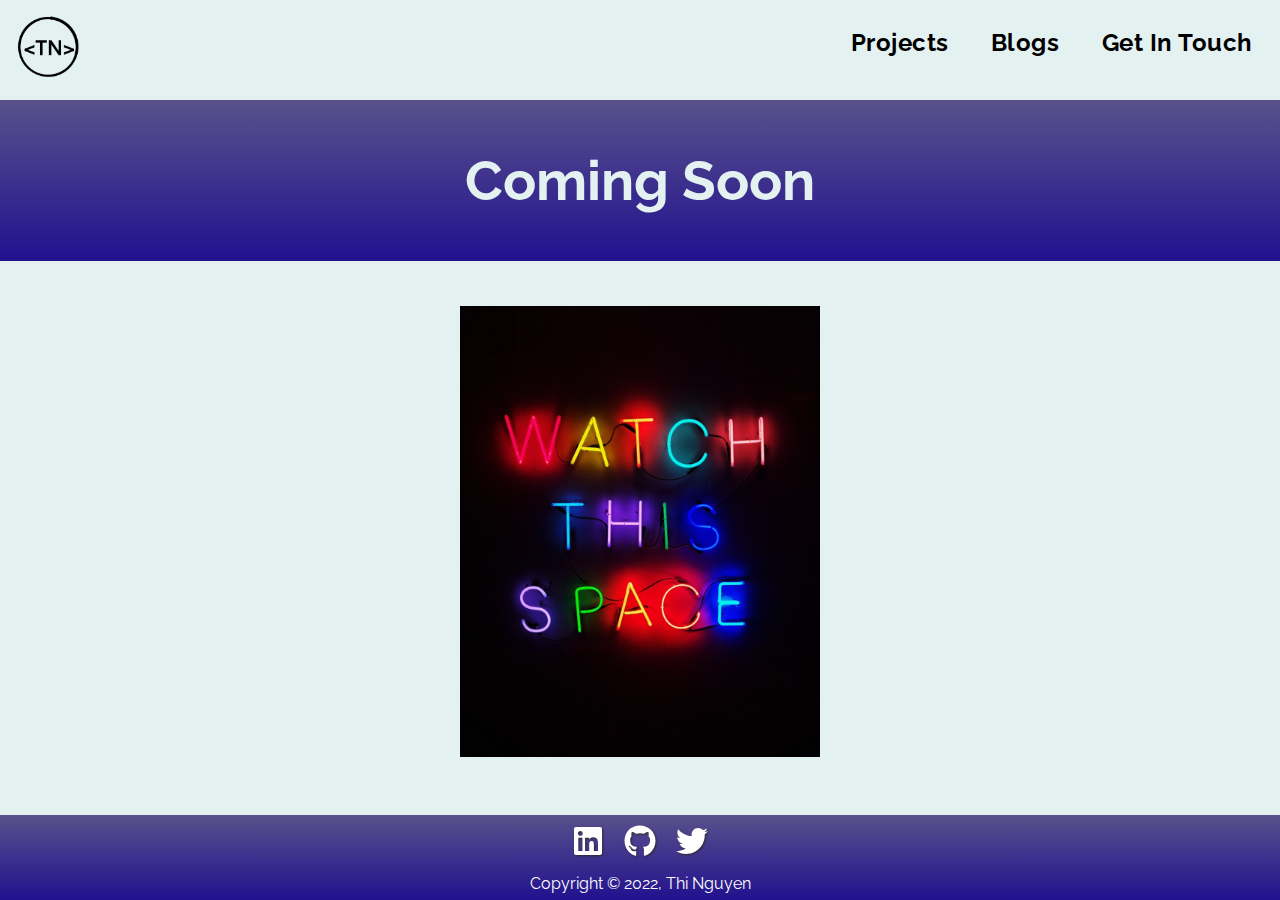
<file: src/pages/coming-soon.html>
<!DOCTYPE html>
<html lang="en">
<head>
    <meta charset="UTF-8">
    <meta http-equiv="X-UA-Compatible" content="IE=edge">
    <meta name="viewport" content="width=device-width, initial-scale=1.0">
    <title>Coming Soon</title>
    <link rel="stylesheet" href="../styles/coming-soon.css">
</head>
<body>
    <!-- Header -->
    <header>
        <a href="../index.html"><img class="logo" src="../images/Home/Untitled_Artwork.png" alt="branding"></a>
        <!-- Nav bar -->
        <nav>
            <a class="nav-link" href="projects.html">Projects</a>
            <a class="nav-link" href="blogs.html">Blogs</a>
            <a class="nav-link" href="get-in-touch.html">Get In Touch</a>
        </nav>
    </header>
    <!-- Banner -->
    <section class="hero">
        <h1>Coming Soon</h1>
    </section>
    <!-- Main -->
    <main>
        <img src="../images/Home/samuel-regan-asante-Rk8fHGGeyr8-unsplash.jpg" alt="watch this space">
    </main>
    <!-- Footer -->
    <footer>
        <section class="ftr-container">
            <a href="https://www.linkedin.com/in/thi-bich-tram-nguyen-4b2384169/" target="_blank"><img src="../images/Home/linkedin-brands.svg" alt="linkedin logo"></a>
            <a href="https://github.com/Thi-Tracey-Nguyen" target="_blank"><img src="../images/Home/github-brands.svg" alt="github logo"></a>
            <a href="https://twitter.com/Tracey_T_Nguyen" target="_blank"><img src="../images/Home/twitter-brands.svg" alt="twitter logo"></a>
        </section>
        <p class="copyright">Copyright &copy; 2022, Thi Nguyen</p>
    </footer>
</body>
</html>
</file>
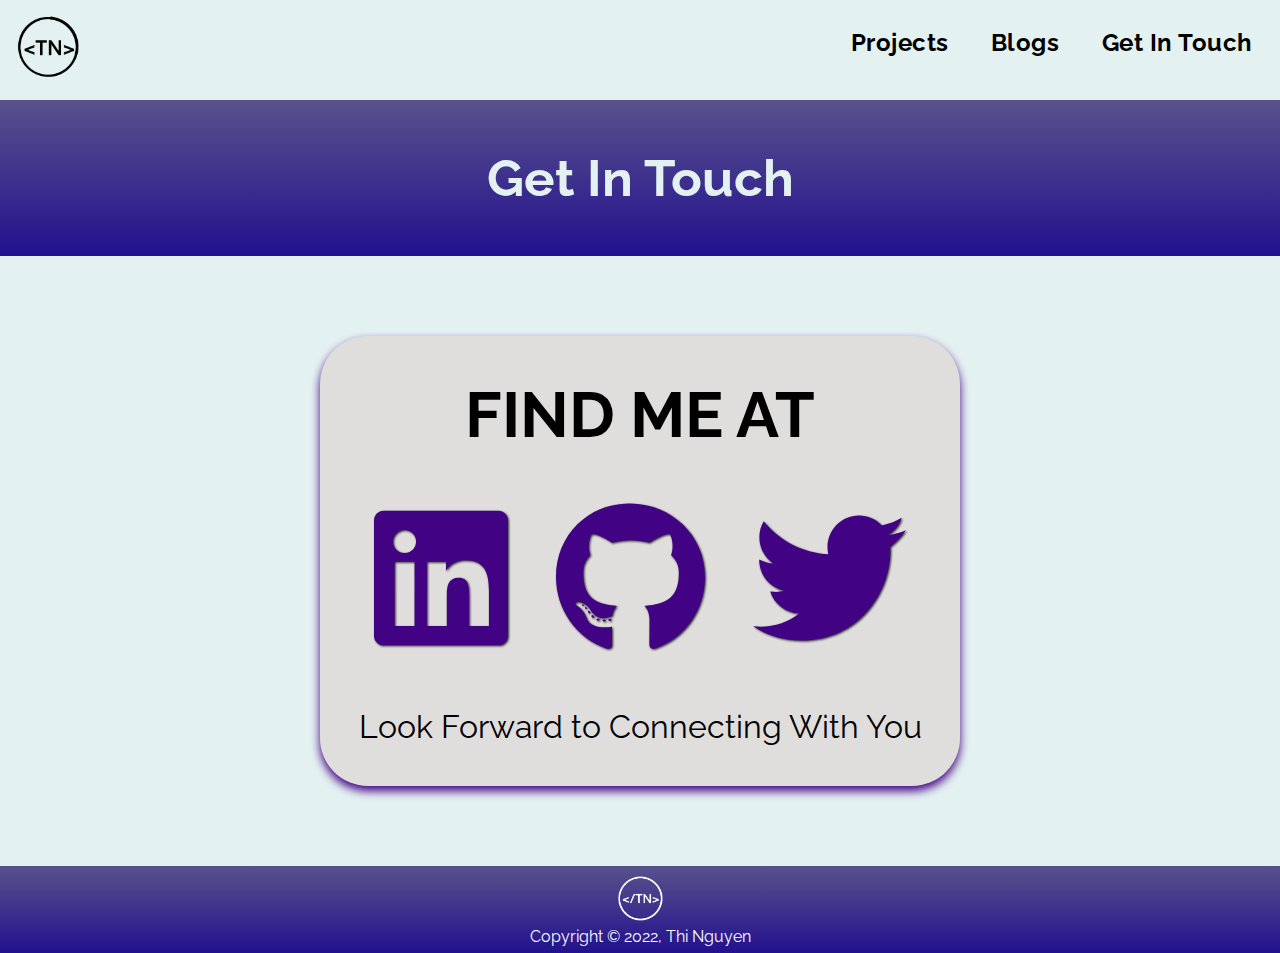
<file: src/pages/get-in-touch.html>
<!DOCTYPE html>
<html lang="en">

<head>
    <meta charset="UTF-8">
    <meta http-equiv="X-UA-Compatible" content="IE=edge">
    <meta name="viewport" content="width=device-width, initial-scale=1.0">
    <title>Get In Touch</title>
    <link rel="stylesheet" href="../styles/get-in-touch.css">
</head>

<body>
    <!-- Header -->
    <header>
        <a href="../index.html"><img class="logo" src="../images/Home/Untitled_Artwork.png" alt="branding"></a>
        <!-- Nav bar -->
        <nav>
            <a class="nav-link" href="projects.html">Projects</a>
            <a class="nav-link" href="blogs.html">Blogs</a>
            <a class="nav-link" href="get-in-touch.html">Get In Touch</a>
        </nav>
    </header>
    <!-- Banner -->
    <section class="hero">
        <h1>Get In Touch</h1>
    </section>
    <!-- Main -->
    <main class="box">
        <h3>FIND ME AT</h3>
        <div class="container">
            <a href="https://www.linkedin.com/in/thi-bich-tram-nguyen-4b2384169/" target="_blank"><img
                    src="../images/Home/linkedin-brands.svg" alt="linkedin logo"></a>
            <a href="https://github.com/Thi-Tracey-Nguyen" target="_blank"><img src="../images/Home/github-brands.svg"
                    alt="github logo"></a>
            <a href="https://twitter.com/Tracey_T_Nguyen" target="_blank"><img src="../images/Home/twitter-brands.svg"
                    alt="twitter logo"></a>
        </div>
        <p>Look Forward to Connecting With You</p>
    </main>
    <!-- Footer -->
    <footer>
        <section class="ftr-container">
            <img class="ftr-logo" src="../images/Home/Untitled_Artwork 7.png">
        </section>
        <p class="copyright">Copyright &copy; 2022, Thi Nguyen</p>
    </footer>
</body>

</html>
</file>
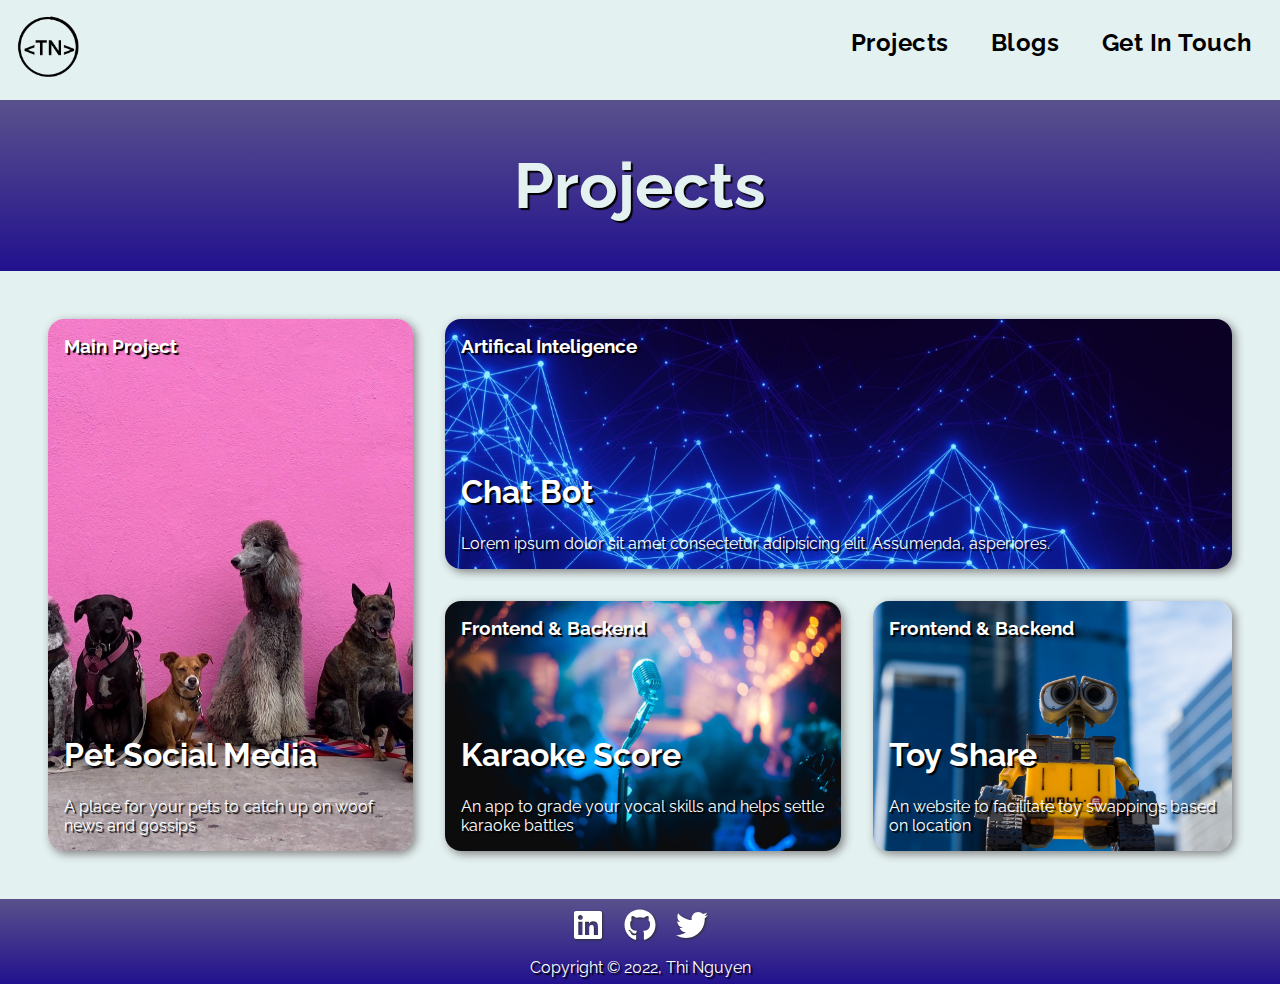
<file: src/pages/projects.html>
<!DOCTYPE html>
<html lang="en">

<head>
    <meta charset="UTF-8">
    <meta http-equiv="X-UA-Compatible" content="IE=edge">
    <meta name="viewport" content="width=device-width, initial-scale=1.0">
    <title>Projects</title>
    <link rel="stylesheet" href="../styles/projects.css">
</head>

<body>
    <!-- Header -->
    <header>
        <a href="../index.html"><img class="logo" src="../images/Home/Untitled_Artwork.png" alt="branding"></a>
        <!-- Nav bar -->
        <nav>
            <a class="nav-link" href="projects.html">Projects</a>
            <a class="nav-link" href="blogs.html">Blogs</a>
            <a class="nav-link" href="get-in-touch.html">Get In Touch</a>
        </nav>
    </header>
    <!-- Hero -->
    <section class="hero">
        <h1>Projects</h1>
    </section>
    <!-- Main -->
    <main class="container">
        <article class="project one">
            <a href="coming-soon.html">
                <h4>Main Project</h4>
                <div class="text">
                    <h3>Pet Social Media</h3>
                    <p>A place for your pets to catch up on woof news and gossips</p>
                </div>
            </a>
        </article>
        <article class="project two">
            <a href="coming-soon.html">
                <h4>Artifical Inteligence</h4>
                <div class="text">
                    <h3>Chat Bot</h3>
                    <p>Lorem ipsum dolor sit amet consectetur adipisicing elit. Assumenda, asperiores.</p>
                </div>
            </a>
        </article>
        <article class="project three">
            <a href="coming-soon.html">
                <h4>Frontend & Backend</h4>
                <div class="text">
                    <h3>Karaoke Score</h3>
                    <p>An app to grade your vocal skills and helps settle karaoke battles</p>
                </div>
            </a>
        </article>
        <article class="project four">
            <a href="coming-soon.html">
                <h4>Frontend & Backend</h4>
                <div class="text">
                    <h3>Toy Share</h3>
                    <p>An website to facilitate toy swappings based on location</p>
                </div>
            </a>
        </article>
    </main>
    <!-- Footer -->
    <footer>
        <section class="ftr-container">
            <a href="https://www.linkedin.com/in/thi-bich-tram-nguyen-4b2384169/" target="_blank"><img src="../images/Home/linkedin-brands.svg" alt="linkedin logo"></a>
            <a href="https://github.com/Thi-Tracey-Nguyen" target="_blank"><img src="../images/Home/github-brands.svg" alt="github logo"></a>
            <a href="https://twitter.com/Tracey_T_Nguyen" target="_blank"><img src="../images/Home/twitter-brands.svg" alt="twitter logo"></a>
        </section>
        <p class="copyright">Copyright &copy; 2022, Thi Nguyen</p>
    </footer>
</body>
</html>
</file>
<file: src/styles/blog-post1.css>
@import url('global.css');
@import url('blog-post.css');
@import url('header-footer.css');

/* Main styles */
main {
    margin-bottom: 3rem;
}

/* Hero */
.hero {
    background: url('../images/blogs/jeremy-enns-1vrWiQvtxW8-unsplash.jpg') no-repeat center;
}

.overlay {
    text-align: center;
}

.overlay p,
h2,
h5 {
    text-shadow: 2px 2px 1px black;
}

/* Main - common */
article>img {
    width: 100%;
    max-width: 900px; 
    margin-top: 3rem; 
}

/* Span */
span {
    font-size: 1rem;
    font-family: 'Courgette', cursive;
}

/* Margins */
.one h4,
.two h4 {
    margin-top: 2rem;
}

/* For tablets */
@media screen and (min-width: 500px) {
    .hero {
        background: url('../images/blogs/jeremy-enns-1vrWiQvtxW8-unsplash.jpg') no-repeat center;
        background-size: cover;
        height: 25vh;
    }
}

/* For desktops */
@media screen and (min-width: 700px) {
    .hero {
        background: url('../images/blogs/jeremy-enns-1vrWiQvtxW8-unsplash.jpg') no-repeat center;
        background-size: cover;
        height: 35vh;
    }

}
</file>
<file: src/styles/blog-post2.css>
@import url('blog-post.css'); 
@import url('header-footer.css');

/* Margin  */
main {
    margin-bottom: 3rem; 
}

article > div {
    margin: 1.5rem 0; 
}

article > div > h4 {
    margin: 0.5rem 0; 
}

/* Hero */
.hero {
    background: url('../images/blogs/nasa-cIX5TlQ_FgM-unsplash.jpg') no-repeat center;
    background-size: cover;
}

.overlay {
    text-align: center;
}

.overlay h2 {
    font-size: clamp(1.5rem, 4vw, 4.5rem);
}

/* Main - common */
article > img {
    width: 80%;
}

span {
    font-size: 1rem;
    font-family: 'Courgette', cursive;
}

.text {
    margin-top: 1rem;
}

/* For tablets */
@media screen and (min-width: 500px) {
    .hero {
        background: url('../images/blogs/nasa-cIX5TlQ_FgM-unsplash.jpg') no-repeat center;
        background-size: cover;
        height: 25vh;
    }
}
/* For desktops */
@media screen and (min-width: 700px) {
    .hero {
        background: url('../images/blogs/nasa-cIX5TlQ_FgM-unsplash.jpg') no-repeat center;
        background-size: cover;
        height: 35vh;
    }

}
/* Wide-screen desktops */
@media screen and (min-width: 900px) {
    
    .content {
        width: 45vw;
    }
    
    article > img {
        width: 45vh;
        max-height: 550px;
        padding: 0; 
        margin: 0 1.5rem 0 0;
        float: left; 
    }

    .one h4, .two h4 {
        margin-top: 1rem; 
    }
}
</file>
<file: src/styles/blog-post3.css>
@import url('blog-post.css'); 
@import url('header-footer.css');

/* Margin */
main {
    margin-bottom: 3rem; 
}

/* Hero */
.hero {
    background: url('../images/blogs/leio-mclaren-WphP036Zuvg-unsplash.jpg') no-repeat center;
    background-size: cover;
}

.overlay {
    text-align: center;
}

.overlay h2 {
    font-size: clamp(1.5rem, 4vw, 4.5rem);
}

/* Main - common */
article > div {
    margin: 1.5rem 0; 
}

article > div > h4 {
    margin: 0.5rem 0; 
}

article > img {
    width: 80%;
}

span {
    font-size: 1rem;
    font-family: 'Courgette', cursive;
}

.text {
    margin-top: 1rem;
}

/* for tablets */
@media screen and (min-width: 500px) {
    .hero {
        background: url('../images/blogs/leio-mclaren-WphP036Zuvg-unsplash.jpg') no-repeat center;
        background-size: cover;
        height: 25vh;
    }
}

/* for desktops */
@media screen and (min-width: 700px) {
    .hero {
        background: url('../images/blogs/leio-mclaren-WphP036Zuvg-unsplash.jpg') no-repeat center;
        background-size: cover;
        height: 35vh;
    }

}

/* for wide-screen desktops */
@media screen and (min-width: 900px) {
    
    .content {
        width: 45vw;
    }
    
    article > img {
        width: 45vh;
        max-height: 550px;
        padding: 0; 
        margin: 0 1.5rem 0 0;
        float: left; 
    }

    .one h4, .two h4 {
        margin-top: 1rem; 
    }
}
</file>
<file: src/styles/blog-post4.css>
@import url('global.css');
@import url('blog-post.css');
@import url('header-footer.css');

/* Margin */

main {
    margin-bottom: 3rem; 
}

/* Font */
h1 {
    color: white; 
    text-shadow: 2px 2px 1px black;
}

/* Hero */
.hero {
    background: url('../images/blogs/danist-soh-cG_i_YmXsik-unsplash.jpg') no-repeat center;
}
.overlay {
    text-align: center;
}

.overlay h2 {
    font-size: clamp(1.5rem, 4vw, 4.5rem);
}

/* Improves readability */
.overlay p, h2, h5 {
    text-shadow: 2px 2px 1px black;
}

.overlay {
    background: rgba(43, 42, 42, 0.323);
}

/* Main - common */
article > img {
    width: 100%;
    max-width: 900px;
    margin-top: 3rem; 
}

span {
    font-size: 1rem;
    font-family: 'Courgette', cursive;
}

.text {
    margin-top: 1rem;
}


/* tablets */
@media screen and (min-width: 500px) {
    .hero {
        background: url('../images/blogs/danist-soh-cG_i_YmXsik-unsplash.jpg') no-repeat center;
        background-size: cover;
        height: 25vh;
    }
}

/* desktops */
@media screen and (min-width: 700px) {
    .hero {
        background: url('../images/blogs/danist-soh-cG_i_YmXsik-unsplash.jpg') no-repeat center;
        background-size: cover;
        height: 35vh;
    }
}
</file>
<file: src/styles/blog-post5.css>
@import url('global.css');
@import url('blog-post.css');
@import url('header-footer.css');

/* Hero */
.hero {
    background: url('../images/blogs/luca-bravo-zAjdgNXsMeg-unsplash.jpg') no-repeat center;
}
.overlay {
    text-align: center;
}

.overlay h2 {
    font-size: clamp(1.5rem, 4vw, 4.5rem);
}

/* Improves readability */
.overlay p, h2, h5 {
    text-shadow: 2px 2px 1px black;
}

.overlay {
    background: rgba(43, 42, 42, 0.323);
}


/* Main - common */
main {
    margin-bottom: 3rem; 
}

article>img {
    width: 100%;
    max-width: 900px; 
    margin-top: 3rem; 
}

span {
    font-size: 1rem;
    font-family: 'Courgette', cursive;
}

.text {
    margin-top: 1rem;
}

/* tablets */
@media screen and (min-width: 500px) {
    .hero {
        background: url('../images/blogs/luca-bravo-zAjdgNXsMeg-unsplash.jpg') no-repeat center;
        background-size: cover;
        height: 25vh;
    }
}

/* desktops */
@media screen and (min-width: 700px) {
    .hero {
        background: url('../images/blogs/luca-bravo-zAjdgNXsMeg-unsplash.jpg') no-repeat center;
        background-size: cover;
        height: 35vh;
    }
}
</file>
<file: src/styles/blogs.css>
@import url('global.css');
@import url('header-footer.css');

/* Font Settings */
p, h1, h3, h2, h4 {
    font-family: 'Raleway', sans-serif;
    color: white; 
    text-shadow: 2px 2px 1px black;
}

/* Main - common */
.container {
    margin: 1rem;
}

.blog h3 {
    font-size: 2rem;
}

.blog > a {
    text-decoration: none;
    display: flex;
    flex: 1;
    flex-direction: column;
    justify-content: space-between;
}

/* Main - individual */
.one {
    background: url('../images/blogs/michal-czyz-ALM7RNZuDH8-unsplash.jpg');
    background-position: center; 
}

.two {
    background: url('../images/blogs/thisisengineering-raeng-sbVu5zitZt0-unsplash.jpg');
    background-position: center top;
}

.three {
    background: url('../images/blogs/possessed-photography-g29arbbvPjo-unsplash.jpg');
    background-position: center; 
}

.four {
    background: url('../images/blogs/rabih-shasha-tTv6Lo5uQVQ-unsplash.jpg');
    background-position: center; 
}

.five {
    background: url('../images/blogs/luca-bravo-zAjdgNXsMeg-unsplash.jpg');
    background-position: center; 
}

/* Diplay rules */
.blog {
    display: flex;
    flex-direction: column;
    justify-content: space-between;
    background-size: cover; 
    background-repeat: no-repeat;
    box-shadow: 3px 3px 10px grey;
    border-radius: 1em;
    padding: 1rem;
    margin: 1rem;
    min-height: 250px;
}

/* For tablets */
@media screen and (min-width: 500px) {
    .container {
        display: grid;
        grid-template-columns: repeat(2, 1fr);
    }

    .two {
        grid-column: 1/2;
        grid-row: 1/3;
        display: flex;
        order: -1; 
    }

}

/* For desktops */
@media screen and (min-width: 800px) {
    .container {
        display: grid;
        grid-template-columns: repeat(3, 1fr);
    }

    .one {
        grid-column: 1;
        background-position: right top;
    }

    .two {
        grid-column: 2/3;
        grid-row: 1/3;
        display: flex;
        justify-content: center;
    }
    .three {
        grid-row: 2; 
        background-position: right;
    }

    .four {
        grid-column: 3;
        background-position: right;
    }

    .five {
        grid-column: 3;
        grid-row: 2;
        background-position: right bottom;
    }

}
</file>
<file: src/styles/coming-soon.css>
@import url('global.css');
@import url('header-footer.css');

/* General styles */
body {
    min-height: 100vh;
    display: flex;
    flex-direction: column;
}

main {
    margin: auto 0; 
}

h1 {
    font-size: 55px;
}

/* Main */
main > img {
    width: clamp(3rem, 40vh, 200rem);

    margin: 2rem auto; 
    display: block;
}

/* Footer */
footer {
    margin-top: auto;
}
</file>
<file: src/styles/get-in-touch.css>
@import url('global.css');
@import url('header-footer.css');

/* General */
body {
    min-height: 100vh;
    width: 100%; 
}

/* Hero */
.hero h1 {
    font-size: clamp(3rem, 4vw, 4rem)
}


/* Container box */
.box h3 {
    font-size: clamp(2rem, 7vw, 4rem);
    margin-top: 1rem;
}

.box p {
    font-size: clamp(1rem, 3vw, 2rem);
    margin-bottom: 1rem;
}

.box {
    width: 65vw;
    height: 60vh;
    background: rgb(224, 221, 221);
    border-radius: 3rem; 
    box-shadow: 0 5px 10px #410285;
    display: flex; 
    flex-direction: column;
    justify-content: space-around;
    align-items: center;
    margin: 3rem auto;
    text-align: center; 
}

/* Social links container */
.container {
    display: flex;
    flex-direction: column;
}

/* Social logos */
.container img {
    filter: invert(13%) sepia(68%) saturate(4202%) hue-rotate(265deg) brightness(77%) contrast(120%) drop-shadow(1px 1px 1px rgb(45, 45, 45));;
    height: clamp(5rem, 12vw, 10rem);
    cursor: pointer;
    margin: 1rem;
}


/* Footer */
.ftr-container img {
    height: 5vh;
    width: 5vh;
    padding:  0;
    filter: grayscale(100%); 
}

footer{
    margin-top: auto;
}

/* For tablets */
@media screen and (min-width: 768px) {
    .container {
        flex-direction: row;
    }

    .container img {
        margin: auto 1.5rem;
    }

    .box {
        width: 65vw;
        height: 30vh;
        margin: 16vh auto;
    }
}

/* For desktops */
@media screen and (min-width: 1000px) {
    .box {
        width: 50vw;
        height: 50vh;
        margin: 5rem auto;
    }
}
</file>
<file: src/styles/projects.css>
@import url('global.css');
@import url('header-footer.css');


/* Font settings */
p, h1, h3, h2, h4 {
    font-family: 'Raleway', sans-serif;
    color: white; 
    text-shadow: 2px 2px 1px black;
}

/* Main - common*/
.project h3 {
    font-size: 2rem;
    margin-bottom: 1.5rem;
}

.project > a {
    text-decoration: none;
    display: flex;
    flex: 1;
    flex-direction: column;
    justify-content: space-between;
}

.project {
    display: flex;
    flex-direction: column;
    justify-content: space-between;
}

/* Main - individual */
.one {
    background: url("../images/blogs/hannah-lim-U6nlG0Y5sfs-unsplash.jpg");
}

.two {
    background: url("../images/blogs/conny-schneider-xuTJZ7uD7PI-unsplash.jpg");
}

.three {
    background: url('../images/blogs/bruno-emmanuelle-Gi6-m_t_W-E-unsplash.jpg');
}

.four {
    background: url('../images/blogs/michael-marais-R5zbn_on6vI-unsplash.jpg');
}

/* Project - background */
.project {
    background-size: cover; 
    background-repeat: no-repeat;
    background-position: center;
    box-shadow: 3px 3px 10px grey;
    border-radius: 1em;
    padding: 1rem;
    margin: 1rem;
    min-height: 250px;
}

/* For tablets */
@media screen and (min-width: 768px) {

    .container {
        display: grid;
        grid-template-columns: repeat (3, 1fr);
        margin: 2rem;
    }

    .one {
        grid-row: 1/3;
    }

    .two {
        grid-column: 2/4;
    }

    .three {
        grid-row: 2/3;
    }

    .four {
        grid-row: 2/3;
    }
}
</file>
